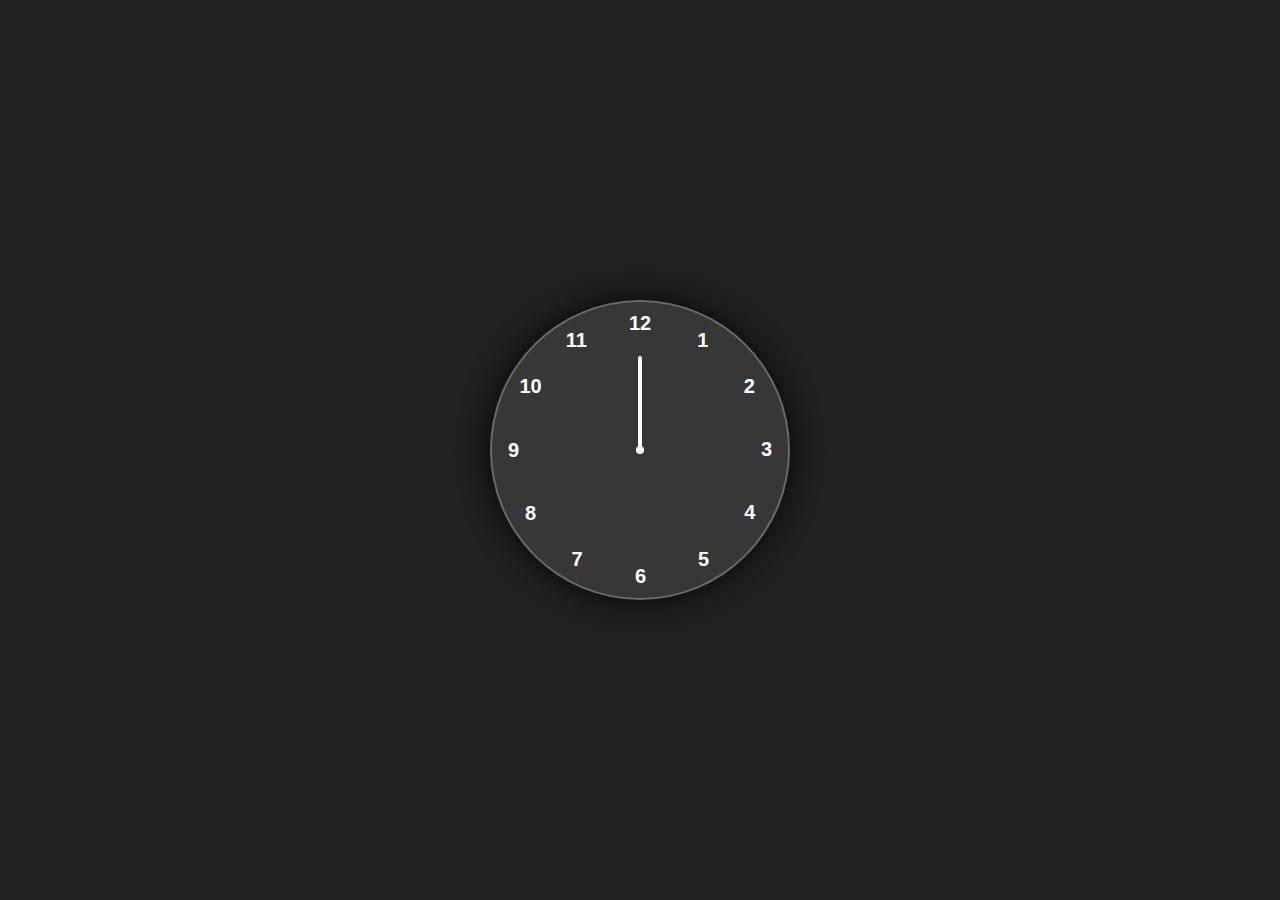
<file: project/Analogclock/index.html>
<!DOCTYPE html>
<html lang="en">
  <head>
    <meta charset="UTF-8" />
    <meta http-equiv="X-UA-Compatible" content="IE=edge" />
    <meta name="viewport" content="width=device-width, initial-scale=1.0" />
    <link rel="stylesheet" href="style.css" />
    <title>Analog Clock</title>
  </head>

  <body>
    <div class="container">
      <div class="clock">
        <div style="--clr: #ff3d58; --h: 74px" id="hour" class="hand">
          <i></i>
        </div>
        <div style="--clr: #00a6ff; --h: 84px" id="min" class="hand">
          <i></i>
        </div>
        <div style="--clr: #ffffff; --h: 94px" id="sec" class="hand">
          <i></i>
        </div>

        <span style="--i: 1"><b>1</b></span>
        <span style="--i: 2"><b>2</b></span>
        <span style="--i: 3"><b>3</b></span>
        <span style="--i: 4"><b>4</b></span>
        <span style="--i: 5"><b>5</b></span>
        <span style="--i: 6"><b>6</b></span>
        <span style="--i: 7"><b>7</b></span>
        <span style="--i: 8"><b>8</b></span>
        <span style="--i: 9"><b>9</b></span>
        <span style="--i: 10"><b>10</b></span>
        <span style="--i: 11"><b>11</b></span>
        <span style="--i: 12"><b>12</b></span>
      </div>
    </div>

    <script src="script.js"></script>
  </body>
</html>
</file>
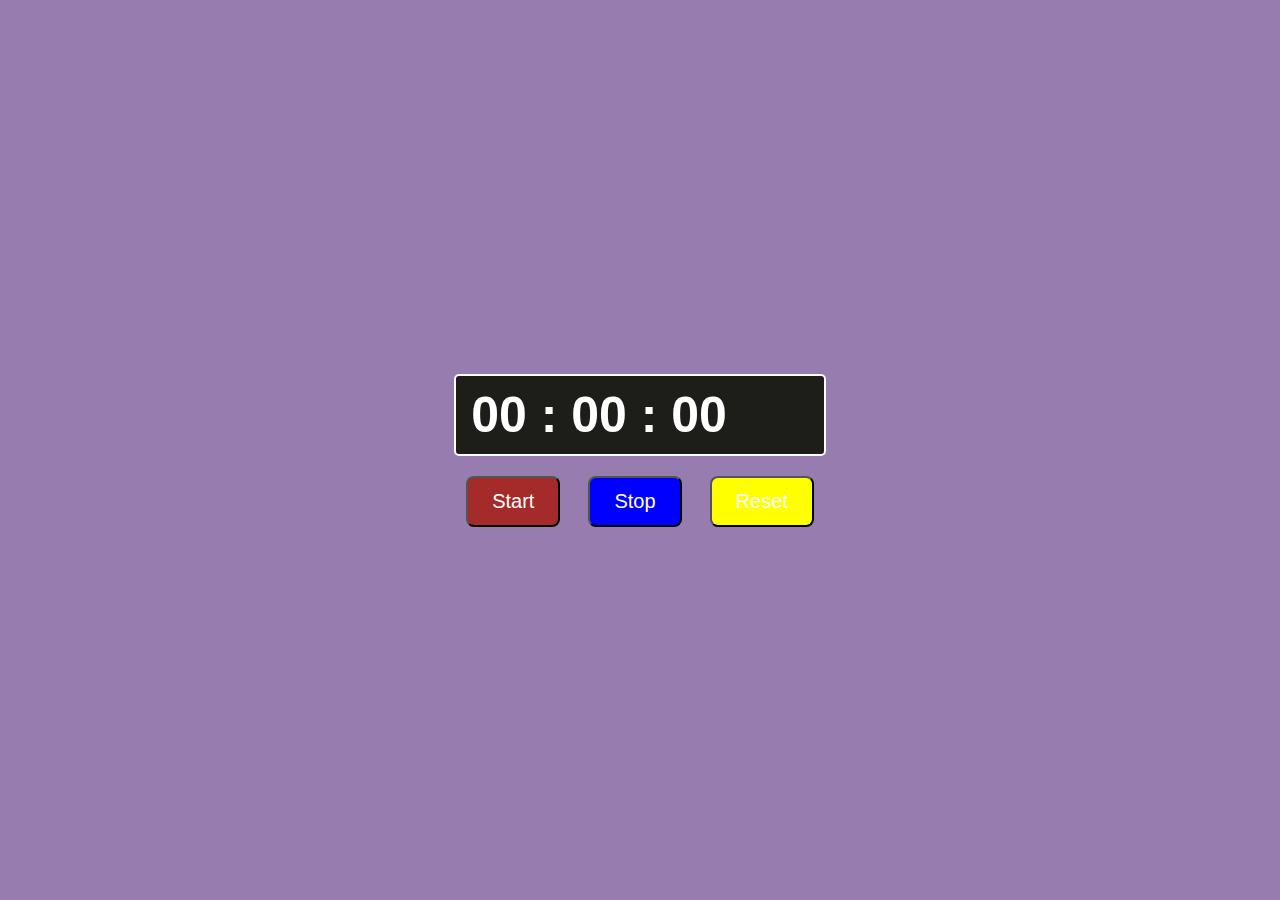
<file: project/StopWatch/index.html>
<!DOCTYPE html>
<html lang="en">
<head>
    <meta charset="UTF-8">
    <meta name="viewport" content="width=device-width, initial-scale=1.0">
    <title>StopWatch</title>
    <link rel="stylesheet" href="style.css">
</head>
<body>
<div class="container">
    <div class="watch">00 : 00 : 00</div>
    <div class="buttons">
        <button class="button" id= "st" style= background-color:brown>Start</button>
        <button class="button" id="stp" style= background-color:blue  > Stop</button>
        <button class="button" id ="re" style= background-color:yellow >Reset</button>
    </div>
</div>
</body>
<script src="script.js"></script>
</html>
</file>
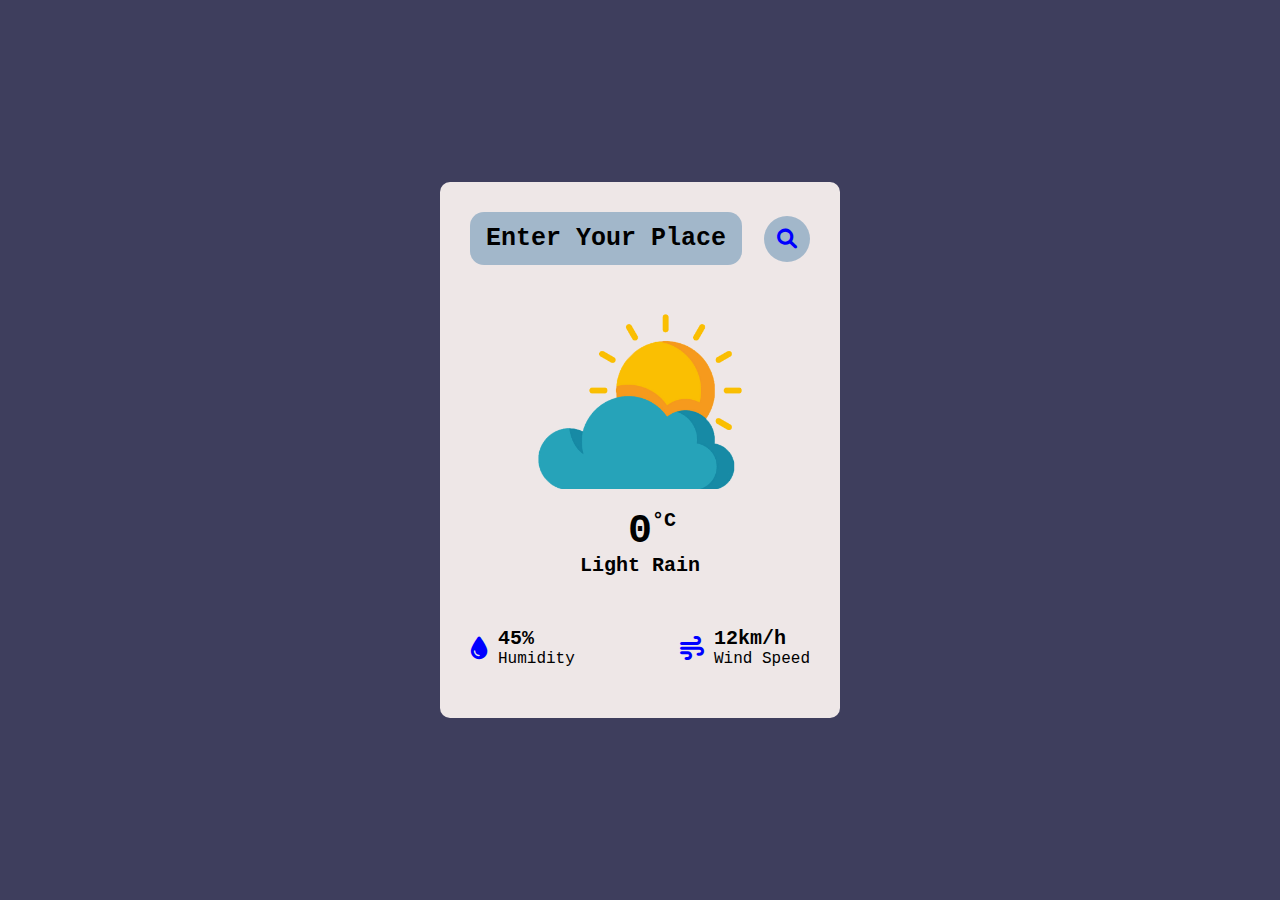
<file: project/weatherApp/index.html>
<!DOCTYPE html>
<html lang="en">

<head>
    <meta charset="UTF-8">
    <meta name="viewport" content="width=device-width, initial-scale=1.0">
    <title>WeatherApp</title>
    <link rel="stylesheet" href="https://cdnjs.cloudflare.com/ajax/libs/font-awesome/6.0.0-beta3/css/all.min.css">
    <link rel="stylesheet" href="https://cdnjs.cloudflare.com/ajax/libs/font-awesome/6.0.0-beta3/css/all.min.css">
    <link rel="stylesheet" href="https://cdnjs.cloudflare.com/ajax/libs/font-awesome/6.0.0-beta3/css/all.min.css">
    <link rel="stylesheet" href="style.css">
</head>

<body>
    <div class="container">
        <div class="header">
            <div class="searchBox">
                <input type="text" placeholder="Enter your place" class="inputBox">
                <button class="fas fa-search search-icon" id="searchBtn"></button>
            </div>

        </div>
        <div class="weatherBody">
            <img src="/project/weatherApp/images/cloud.png" alt="weather" class="weatherImage">
            <div class="weather-box">
                <p class="tempreture">0<sup>°C</sup></p>
                <p class="description">Light Rain</p>
            </div>
            <div class="weather-details">
                <div class="humidity">
                    <i class="fas fa-tint"></i>
                    <div class="text">
                        <span id="humidity">45%</span>
                        <p>Humidity</p>
                    </div>
                </div>
                <div class="wind">
                    <i class="fas fa-wind"></i>
                    <div class="text">
                        <span id="wind-speed">12km/h</span>
                        <p>Wind Speed</p>
                    </div>
                </div>
            </div>
            <script src="script.js"></script>
</body>

</html>
</file>
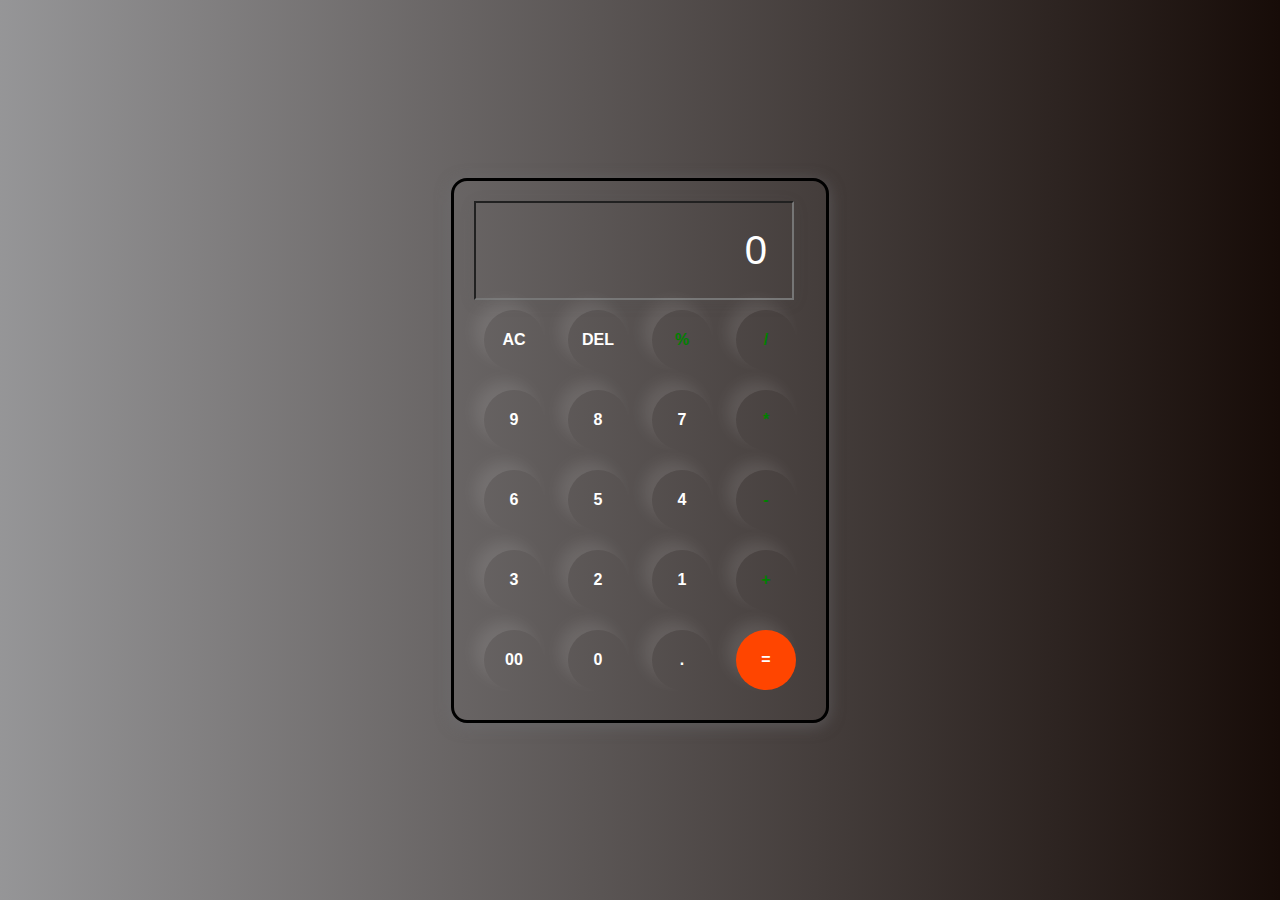
<file: project/Calculator/index..html>
<!DOCTYPE html>
<html lang="en">
<head>
    <meta charset="UTF-8">
    <meta name="viewport" content="width=device-width, initial-scale=1.0">
    <link rel="stylesheet" href="style.css">
    <link rel="preconnect" href="https://fonts.googleapis.com">
<link rel="preconnect" href="https://fonts.gstatic.com" crossorigin>
<link href="https://fonts.googleapis.com/css2?family=Nanum+Gothic&family=Poppins:ital,wght@0,100;0,200;0,300;0,400;0,500;0,600;0,700;0,800;0,900;1,100;1,200;1,300;1,400;1,500;1,600;1,700;1,800;1,900&display=swap" rel="stylesheet">
    <title>Calculator</title>
</head>
<body>
    <div class="Calculator">
        <input type="text" placeholder="0" id="inputTag">
        <div>
            <button>AC</button>
            <button>DEL</button>
            <button class="operator">%</button>
            <button class="operator">/</button>
        </div>
        <div>
            <button>9</button>
            <button>8</button>
            <button>7</button>
            <button class="operator">*</button>
        </div>
        <div>
            <button>6</button>
            <button>5</button>
            <button>4</button>
            <button class="operator">-</button>
        </div>
        <div>
            <button>3</button>
            <button>2</button>
            <button>1</button>
            <button class="operator">+</button>
        </div>
        <div>
            <button>00</button>
            <button>0</button>
            <button>.</button>
            <button class="equal">=</button>
        </div>
    </div>
    <script src="script.js"></script>
</body>

</html>
</file>
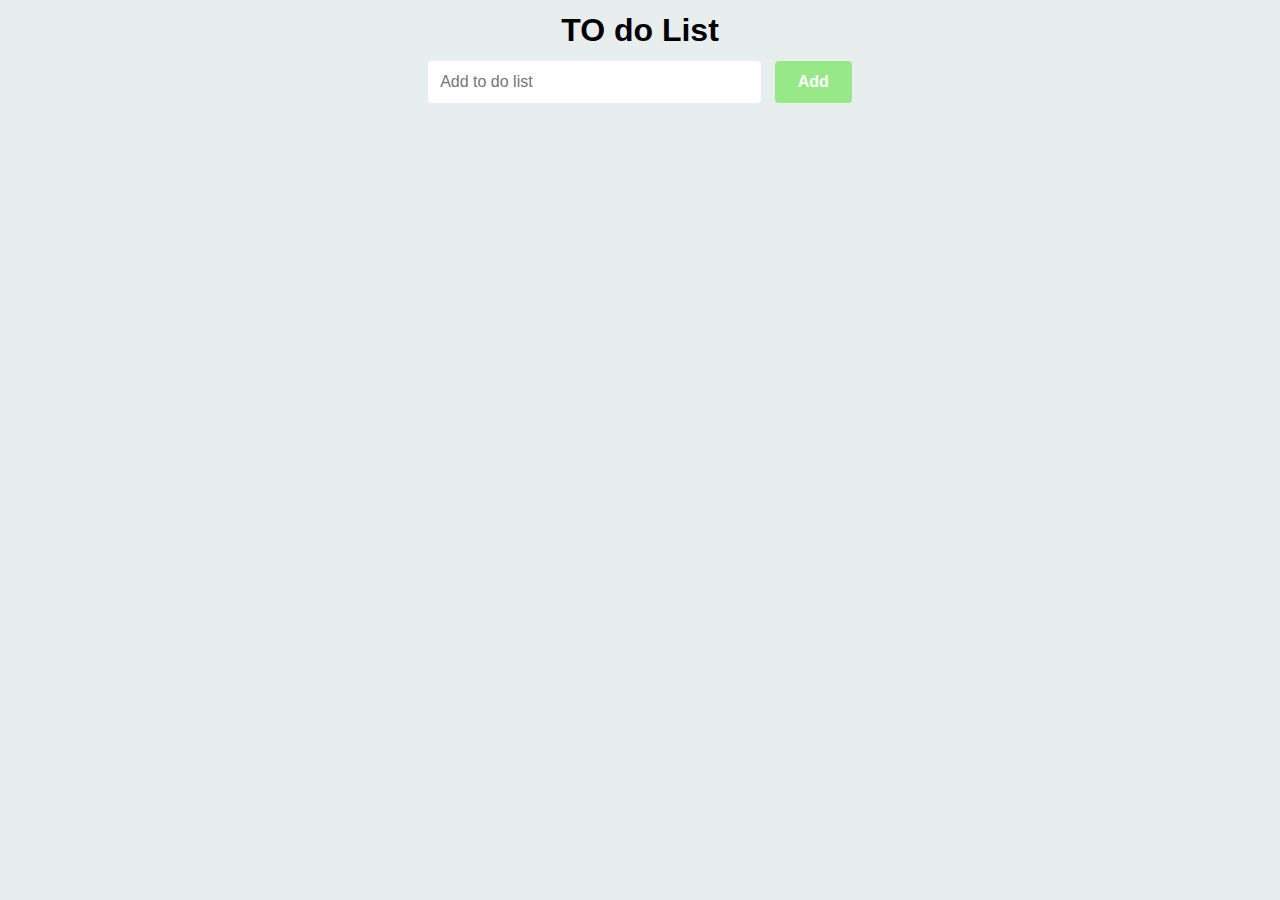
<file: project/to do list/inddex.html>
<!DOCTYPE html>
<html lang="en">
<head>
    <meta charset="UTF-8">
    <meta name="viewport" content="width=device-width, initial-scale=1.0">
    <title>Add todolist</title>
    <link rel="stylesheet" href="style.css">
</head>
<body>
    <div class="container">
        <div class="input-container">
            <h1>TO do List</h1>
            <input type="text" placeholder="Add to do list" id="inputBox">
            <input type="button" value="Add"id="addbtn">
        </div>
        <ul class="todolist" id="Todo">
            <!-- <li >1</li>
            <li >2</li>
            <li >3</li> -->
        </ul>
    </div>
    <script src="script.js"></script>
</body>

</html>
</file>
<file: project/Analogclock/style.css>
*{
    margin: 0;
    padding: 0;
    box-sizing: border-box;
    font-family: sans-serif;
    color: #ffffff;
}

body{
    display: flex;
    justify-content: center;
    align-items: center;
    min-height: 100vh;
    background-color: #212121;
}

.container{
    position: relative;
}

.clock{
    width: 300px;
    height: 300px;
    border-radius: 50%;
    background-color: rgba(255, 255, 255, 0.1);
    border: 2px solid rgba(255, 255, 255, 0.25);
    box-shadow: 0px 0px 30px rgba(0, 0, 0, 0.9);
    display: flex;
    justify-content: center;
    align-items: center;
}

.clock span{
    position: absolute;
    transform: rotate(calc(30deg * var(--i))); 
    inset: 12px;
    text-align: center;
}

.clock span b{
    transform: rotate(calc(-30deg * var(--i)));
    display: inline-block;
    font-size: 20px;
}

.clock::before{
    content: '';
    position: absolute;
    width: 8px;
    height: 8px;
    border-radius: 50%;
    background-color: #fff;
    z-index: 2;
}

.hand{
    position: absolute;
    display: flex;
    justify-content: center;
    align-items: flex-end;
}
.hand i{
    position: absolute;
    background-color: var(--clr);
    width: 4px;
    height: var(--h);
    border-radius: 8px;
}
</file>
<file: project/StopWatch/style.css>
*{
    margin:0px;
    padding:0px;
    box-sizing:border-box ;
}
body{
    height:100vh;
    width:100%;
    background-color: rgb(151, 124, 175);
    display:flex;
    align-items: center;
    justify-content: center;
    flex-direction: column;
    color:white;
}

.buttons{
    margin-top:20px;
   
   
}button{
    font-size: 20px;
    color:white;
    margin-inline:12px;
    padding:12px 24px;
    border-radius: 8px;
    cursor:pointer;
    
}
.watch{
    font-family: Arial, Helvetica, sans-serif;
    font-size: 50px;
    font-weight: 700;
    background-color: rgb(29, 29, 25);
    padding:10px 15px ;
    border: 2px solid white;
    border-radius: 5px ;
    

}
</file>
<file: project/weatherApp/style.css>
*{
margin:0;
padding:0;
box-sizing: border-box;
border:none;
outline: none;
font-family: 'Courier New', Courier, monospace;
}
body{
    width:100%;
    height:100vh;
    background-color: #1d1d42da;
    display: flex;
    align-items: center;
    justify-content:center;
}
.container{
width:400px;
min-width:min-content;
background-color:rgb(238, 231, 231);
border-radius: 10px;
padding:30px;
}
.searchBox{
    width:100%;
    min-width:min-content;
    display:flex;
    align-items: center;
    justify-content:space-between ;
}
.inputBox{
    width:80%;
    font-size: 25px;
    font-weight:600;
    text-transform:capitalize;
    background-color:rgb(162, 183, 202);
    padding:12px 16px;
    border-radius:14px;

}
.inputBox::placeholder{
    color:black;
}
.searchBox button{
    width:46px;
    height: 46px;
    background-color: rgb(162, 183, 202);
    border-radius:50%;
    font-size: 20px;
    cursor:pointer;
}
.searchBox button:hover{
    color:aliceblue;
    background-color: rgb(87, 104, 117);
}
.weatherBody{
    display:flex;
    flex-direction: column;
    align-items:center;
    justify-content:center;
    margin-block:20px ;
}
.weatherBody img{
    width:60%;
}
.weather-box{
    margin-block:20px;
    text-align: center;
}
.weather-box .tempreture{
    font-size:40px;
    font-weight:800;
    position:relative;
}
.weather-box .tempreture sup{
    position:absolute;
    font-size:20px;
    font-weight:600;
}
.weather-box .description{
    font-size:20px;
    font-weight:700;
    text-transform: capitalize;
}
.weather-details {
    width: 100%;
    display: flex;
    justify-content: space-between;
    margin-top: 30px;
}

.humidity, .wind {
    display: flex;
    align-items: center;
}

.humidity .text, .wind .text {
    margin-left: 10px;
}

.fas {
    font-size: 24px;
    color: blue;
}
.weather-details .text{
    margin-left:10px;
    font-size:16px;

}
.text span{
    font-size:20px;
    font-weight:700;
}
</file>
<file: project/Calculator/style.css>
*{

    margin: 0;
    padding:0;
    box-sizing: border-box;
}
body{
    height:100vh;
    width:100%;
    display:flex;
    justify-content: center;
    align-items: center;
    background: rgb(141,141,143);
background: linear-gradient(90deg, rgba(141,141,143,0.9249824929971989) 0%, rgba(23,12,8,1) 100%, rgba(0,212,255,1) 100%);
    
}
.Calculator{
    border:3px solid black;
    padding:20px ;
    border-radius:16px ;
    background-color:transparent ;
    box-shadow:0px 3px 15px rgba(113,115,119,0.5) ;

}
input{
    width:320px ;
    /* border:none; */
    padding:25px;
    background-color:transparent;
    box-shadow:0px 3px 15px rgba(84,84,84,0.1);
    font-size:40px;
    text-align:right;
    cursor:pointer;
    color:white;
    
}
input::placeholder{
    color:white;

}
button{
    border:none;
    width:60px;
     height:60px;
     margin:10px;
     border-radius:50px;
     background-color: transparent;
     color:white;
     font-size:10px;
     box-shadow:-9px -9px 15px rgba(255,255,255,0.1);
     cursor:pointer;
     font-size: medium;
     font-weight: bolder;

}
.equal{
    background-color: orangered;
}
.operator{
    color:green;
}
</file>
<file: project/to do list/style.css>
*{
    margin:0;
    padding:0;
    box-sizing: border-box;
    font-family:'Franklin Gothic Medium', 'Arial Narrow', Arial, sans-serif;
}
body{
    background-color:rgba(232,238,238);
}
.container{
    display:flex;
    flex-direction:column;
    justify-content:center;
    align-items:center;

}
.input-container{
width:100%;
max-width:500px;
text-align: center;
padding:12px;
}
.input-container input{
    border:none;
    outline:none;
    padding:12px;
    margin-block:12px;
    border-radius: 4px;
    font-size: 16px;
}
.input-container input[type="text"]{
    width:70%;
}
.input-container input[type="button"]{
background-color:rgba(136, 231, 117, 0.849);
font-weight: bold;
margin-left:9px;
padding:12px 23px;
cursor:pointer;
color:white;
}
ul{
    width:70%;
    max-width:450px;
    /* display:flex;
    justify-content:center;
    align-items:center;
    flex-direction:column; */
}
ul li{
    list-style-type:none;
    cursor:pointer;
    border:1px solid rgb(167, 162, 162);
    border-radius: 8px;
    padding:7px 14px;
    margin-block-end:12px;
    display:flex;
    align-items:center;
    justify-content:space-between;
    transition: background-color 0.5s;

}
ul li:hover{
    background-color: rgb(197, 194, 194);
}
ul li p{
    flex-grow:1;
    padding:2px;
}
.Btn{
    border:none;
    outline:none;
    font-size:15px;
    font-weight:bold;
    background-color:none;
    cursor:pointer;
    padding:7px;
}
.Remove{
    color:rgb(231, 38, 38);
}
.Edit{
    color:rgb(56, 245, 97)
}
</file>
